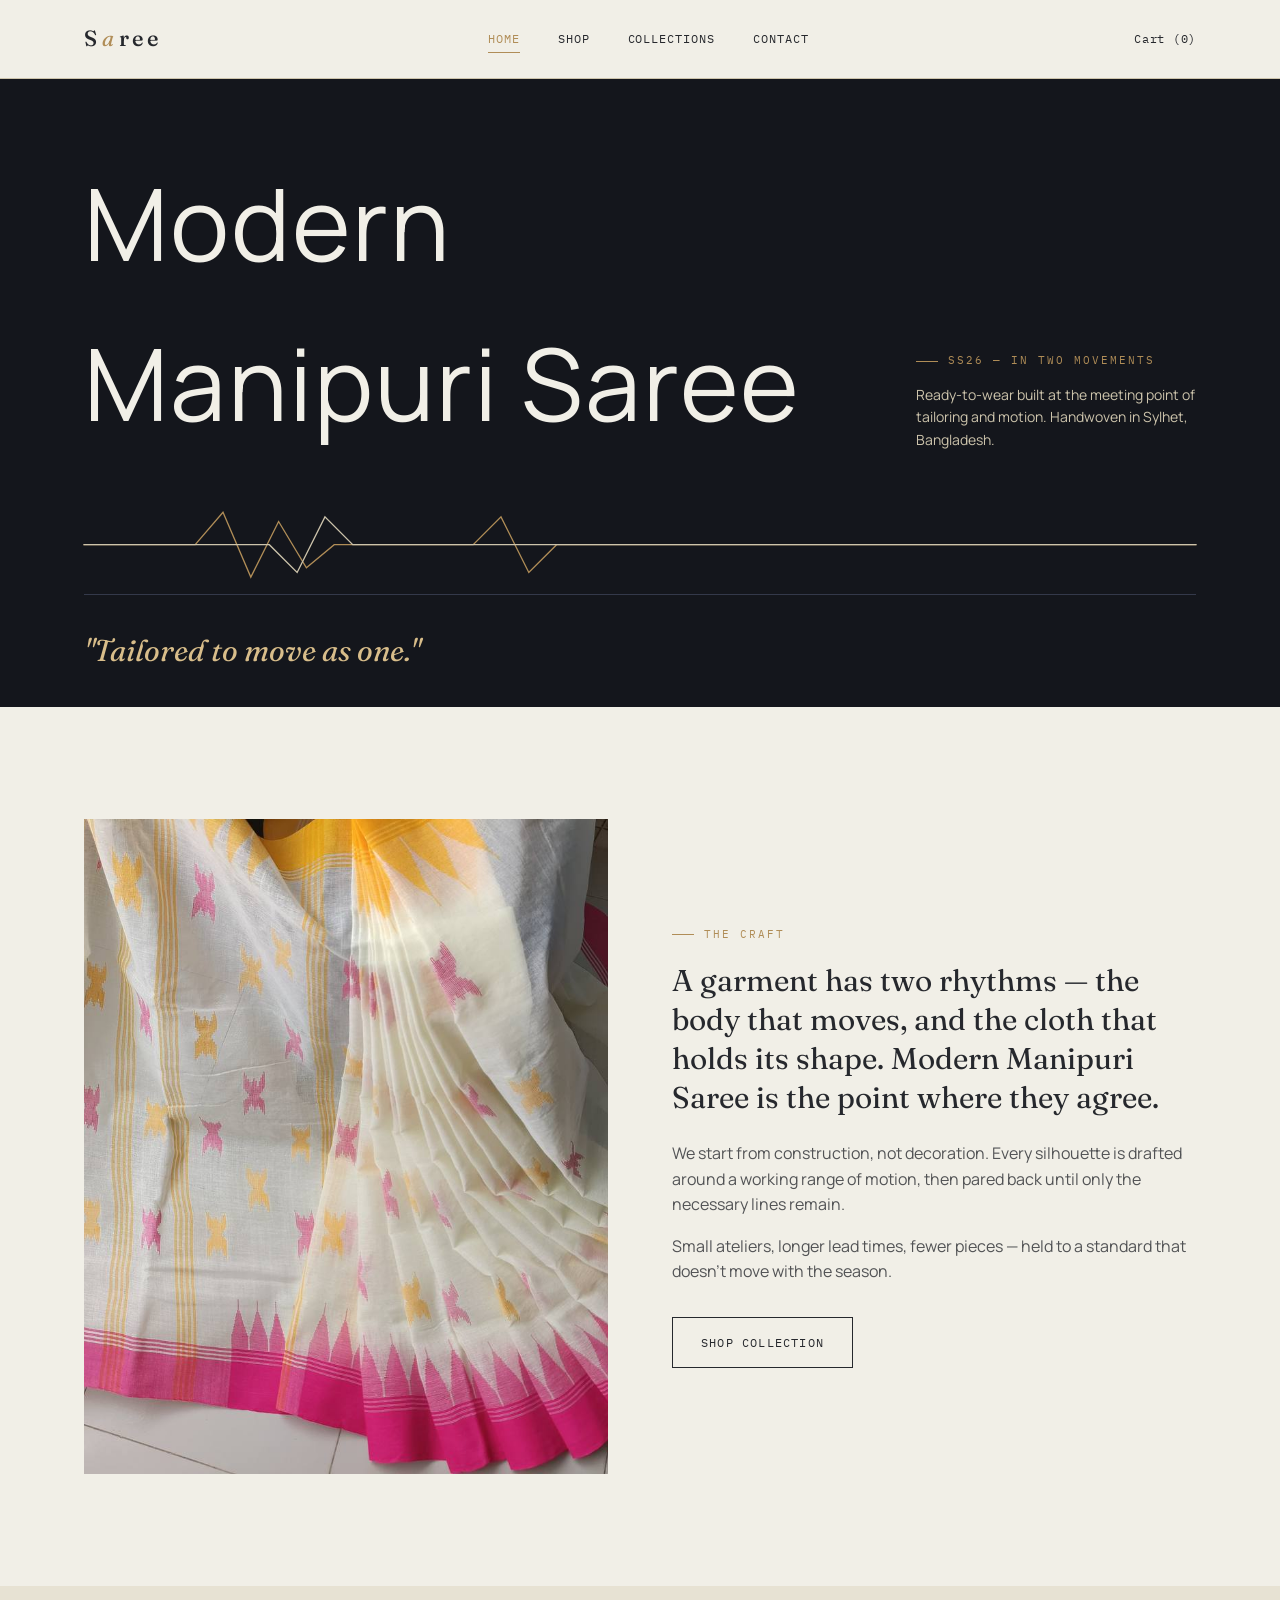
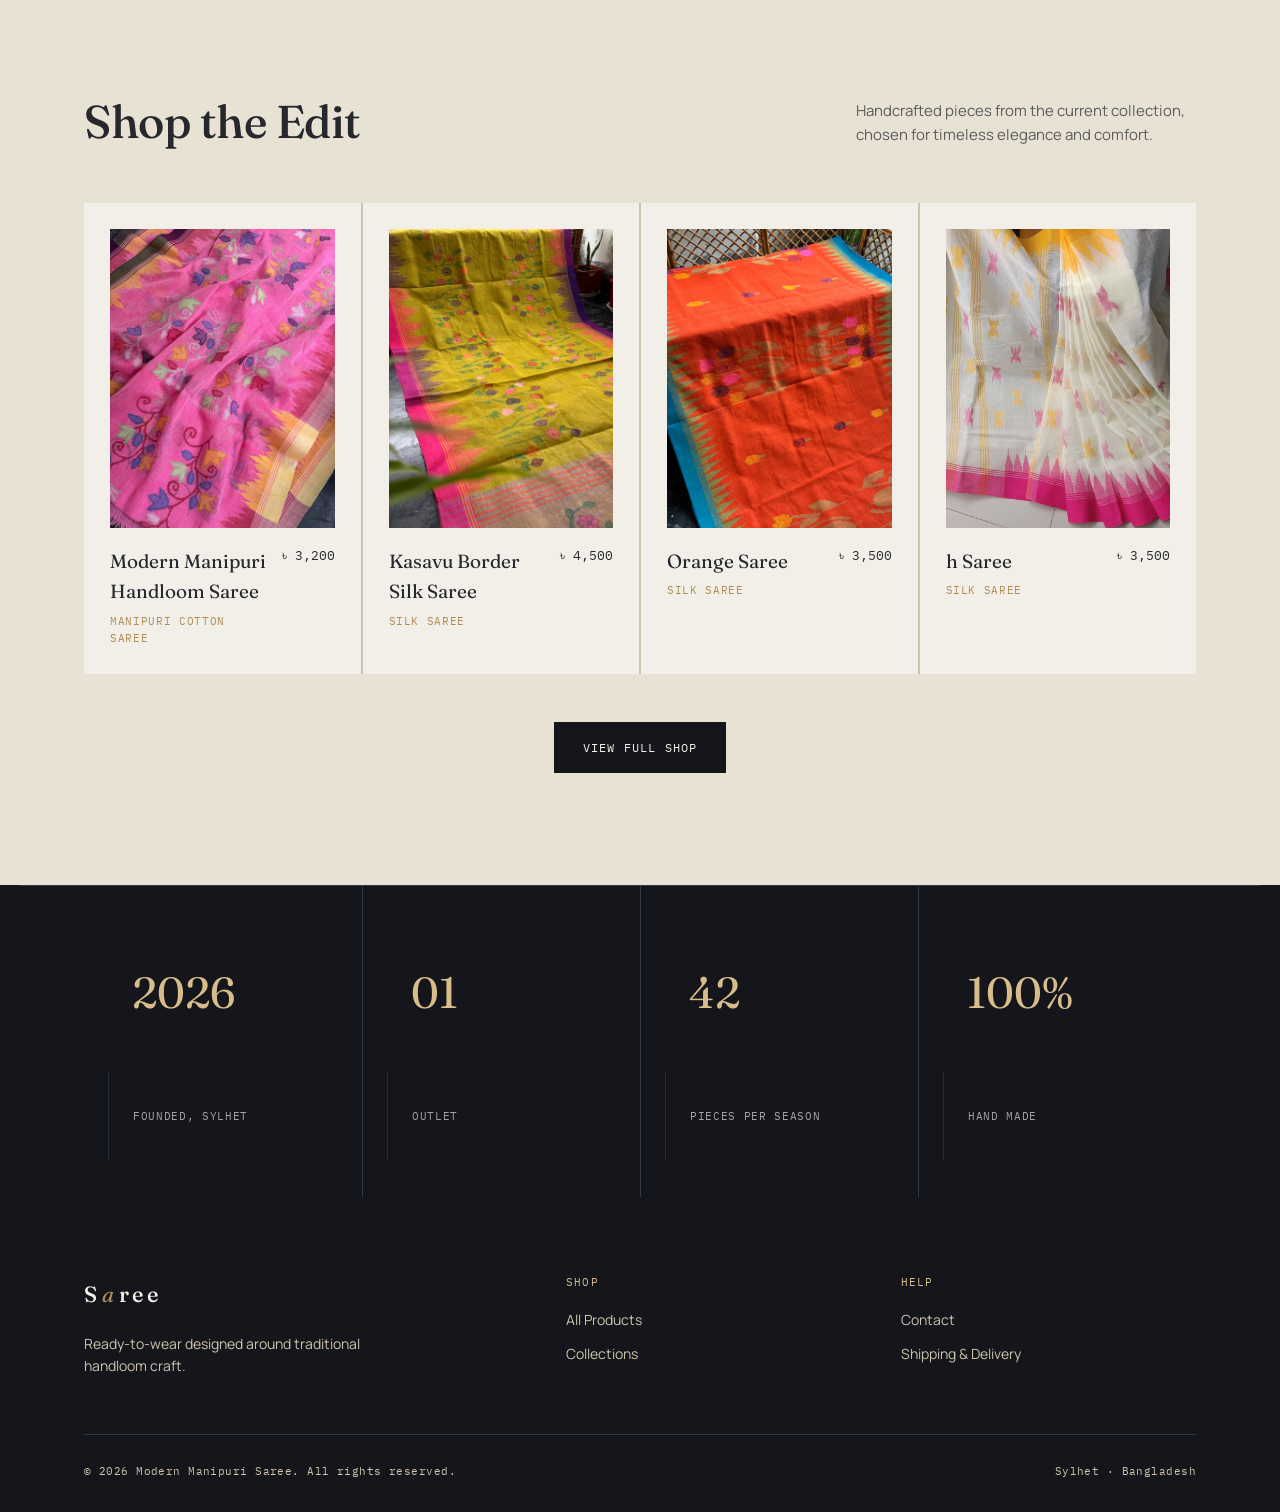
<file: index.html>
<!DOCTYPE html>
<html lang="en">
<head>
<meta charset="UTF-8">
<meta name="viewport" content="width=device-width, initial-scale=1.0">
<title>Modern Manipuri Saree — Handwoven Elegance</title>
<meta name="description" content="Modern Manipuri Saree is a luxury ready-to-wear house designing garments around traditional Bangladeshi handloom craft.">
<link rel="stylesheet" href="styles.css">
<!-- Font Awesome CDN -->
<link rel="stylesheet" href="https://cdnjs.cloudflare.com/ajax/libs/font-awesome/6.5.1/css/all.min.css">
</head>
<body>

<header class="site-header">
  <div class="wrap">
    <a href="index.html" class="logo">S<em>a</em>ree</a>
    <nav class="nav-links" id="nav-links">
      <a href="index.html" aria-current="page">Home</a>
      <a href="shop.html">Shop</a>
      <a href="collections.html">Collections</a>
      <a href="contact.html">Contact</a>
    </nav>
    <div class="nav-cta">
      <a href="shop.html" class="icon-btn">Cart (0)</a>
      <button class="menu-toggle" aria-label="Toggle menu" aria-expanded="false">
        <span></span><span></span><span></span>
      </button>
    </div>
  </div>
</header>

<section class="hero">
  <div class="wrap">
    <div class="hero-top">
      <div class="hero-word" aria-label="Modern Manipuri Saree">
        <span>Modern</span>&nbsp;<span>Manipuri</span>&nbsp;<span>Saree</span>
      </div>
      <div class="hero-meta">
        <div class="eyebrow">SS26 — In Two Movements</div>
        <p>Ready-to-wear built at the meeting point of tailoring and motion. Handwoven in Sylhet, Bangladesh.</p>
      </div>
    </div>
  </div>
  <div class="wrap">
    <svg class="sareeline" viewBox="0 0 1200 90" preserveAspectRatio="none" aria-hidden="true">
      <path class="p1" d="M0,45 L120,45 L150,10 L180,80 L210,20 L240,70 L270,45 L420,45 L450,15 L480,75 L510,45 L1200,45"/>
      <path class="p2" d="M0,45 L200,45 L230,75 L260,15 L290,45 L1200,45"/>
    </svg>
    <p class="hero-tagline">"Tailored to move as one."</p>
  </div>
</section>

<section>
  <div class="wrap split reveal">
    <div class="split-media" aria-hidden="true" style="overflow:hidden;">
      <img src="shari/product41.jpg" alt="Modern Manipuri Saree Craft" style="width:100%; height:100%; object-fit:cover;" />
    </div>
    <div>
      <div class="eyebrow">The Craft</div>
      <p class="prose-lead" style="margin-top:18px;">A garment has two rhythms — the body that moves, and the cloth that holds its shape. Modern Manipuri Saree is the point where they agree.</p>
      <div class="prose" style="margin-top:24px; opacity:.78;">
        <p>We start from construction, not decoration. Every silhouette is drafted around a working range of motion, then pared back until only the necessary lines remain.</p>
        <p>Small ateliers, longer lead times, fewer pieces — held to a standard that doesn't move with the season.</p>
      </div>
      <a href="shop.html" class="btn" style="margin-top:32px;">Shop Collection</a>
    </div>
  </div>
</section>

<section class="on-soft">
  <div class="wrap">
    <div class="section-head reveal">
      <h2>Shop the Edit</h2>
      <p class="desc">Handcrafted pieces from the current collection, chosen for timeless elegance and comfort.</p>
    </div>
  </div>
  <div class="wrap reveal">
    <div class="grid grid-4" id="home-products-grid">
    </div>
  </div>
  <div class="wrap" style="margin-top:48px; text-align:center;">
    <a href="shop.html" class="btn btn-solid">View Full Shop</a>
  </div>
</section>

<section class="on-ink" style="padding:0;">
  <div class="wrap strip reveal">
    <div><div class="num">2026</div><div class="lbl">Founded, Sylhet</div></div>
    <div><div class="num">01</div><div class="lbl">outlet</div></div>
    <div><div class="num">42</div><div class="lbl">Pieces per season</div></div>
    <div><div class="num">100%</div><div class="lbl">Hand made</div></div>
  </div>
</section>



<footer class="site-footer">
  <div class="wrap">
    <div class="footer-top" style="grid-template-columns: 1.5fr 1fr 1fr;">
      <div>
        <a href="index.html" class="logo" style="color:var(--paper);">S<em>a</em>ree</a>
        <p style="margin-top:20px; color:var(--paper-line); font-size:14px; max-width:32ch;">Ready-to-wear designed around traditional handloom craft.</p>
      </div>
      <div>
        <h4>Shop</h4>
        <ul>
          <li><a href="shop.html">All Products</a></li>
          <li><a href="collections.html">Collections</a></li>
        </ul>
      </div>
      <div>
        <h4>Help</h4>
        <ul>
          <li><a href="contact.html">Contact</a></li>
          <li><a href="contact.html">Shipping &amp; Delivery</a></li>
        </ul>
      </div>
    </div>
    <div class="footer-bottom">
      <span>&copy; <span data-year></span> Modern Manipuri Saree. All rights reserved.</span>
      <span>Sylhet &middot; Bangladesh</span>
    </div>
  </div>
</footer>

<script src="products.js"></script>
<script src="script.js"></script>
</body>
</html>
</file>
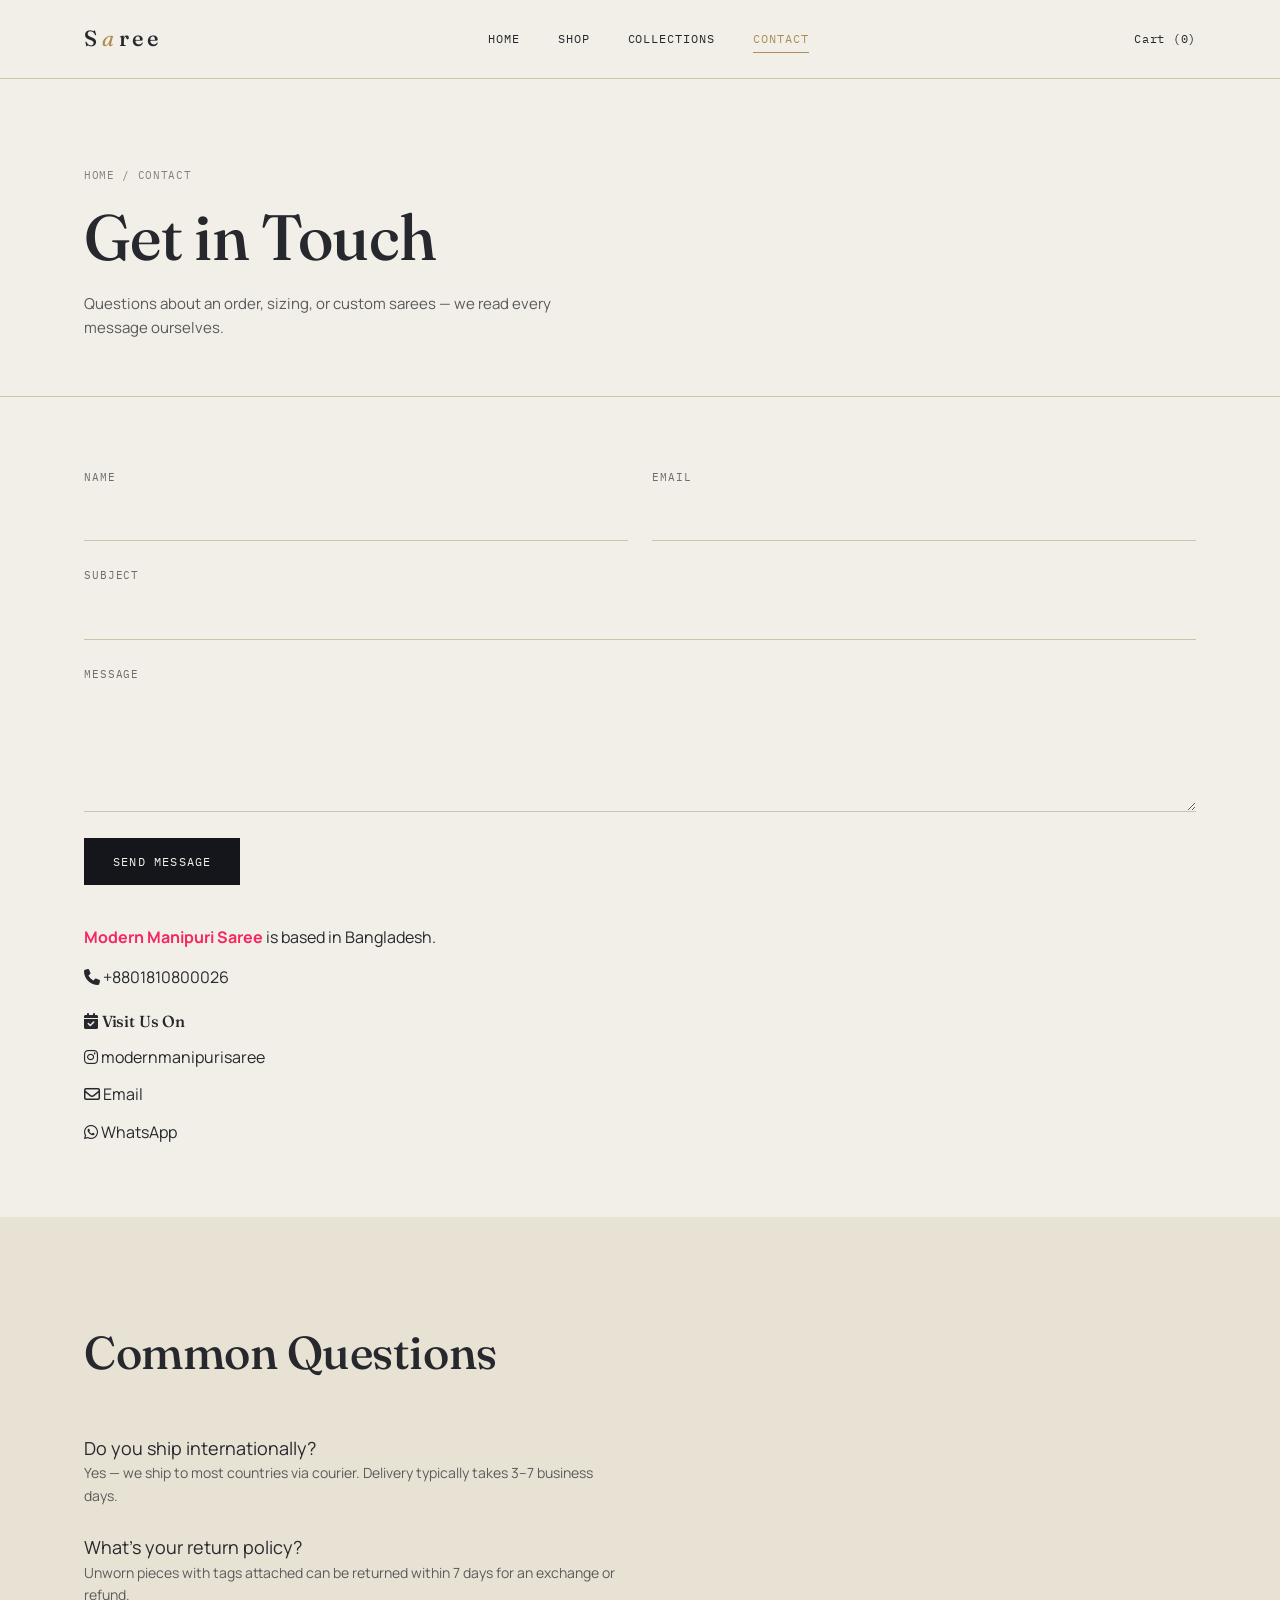
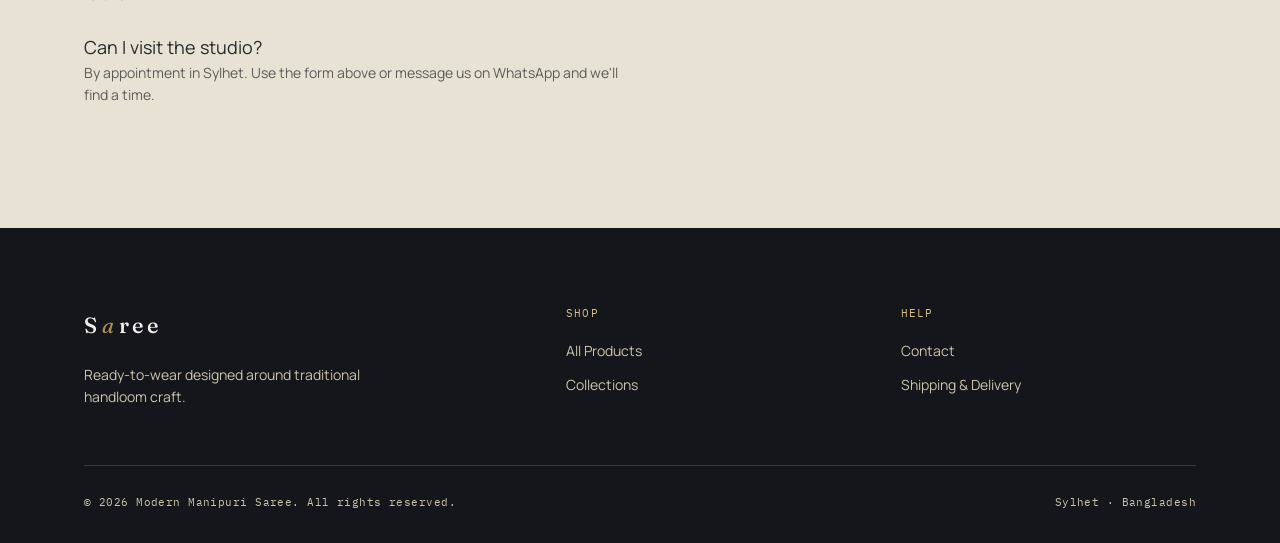
<file: contact.html>
<!DOCTYPE html>
<html lang="en">
<head>
<meta charset="UTF-8">
<meta name="viewport" content="width=device-width, initial-scale=1.0">
<title>Contact — Modern Manipuri Saree</title>
<meta name="description" content="Get in touch with Modern Manipuri Saree studio — customer care, order enquiries, and studio visits.">
<link rel="stylesheet" href="styles.css">
<!-- Font Awesome CDN -->
<link rel="stylesheet" href="https://cdnjs.cloudflare.com/ajax/libs/font-awesome/6.5.1/css/all.min.css">

<style>
/* Colorless WhatsApp Logo / Icon Style */
.wp-logo {
    color: inherit;
}
</style>
</head>
<body>

<header class="site-header">
  <div class="wrap">
    <a href="index.html" class="logo">S<em>a</em>ree</a>
    <nav class="nav-links" id="nav-links">
      <a href="index.html">Home</a>
      <a href="shop.html">Shop</a>
      <a href="collections.html">Collections</a>
      <a href="contact.html" aria-current="page">Contact</a>
    </nav>
    <div class="nav-cta">
      <a href="shop.html" class="icon-btn">Cart (0)</a>
      <button class="menu-toggle" aria-label="Toggle menu" aria-expanded="false"><span></span><span></span><span></span></button>
    </div>
  </div>
</header>

<div class="page-intro">
  <div class="wrap">
    <div class="breadcrumb">Home / Contact</div>
    <h1>Get in Touch</h1>
    <p class="desc">Questions about an order, sizing, or custom sarees — we read every message ourselves.</p>
  </div>
</div>

<section class="section-tight">
  <div class="wrap">
    
    <div>
      <!-- Web3Forms API Endpoint with ID for JavaScript -->
      <form action="https://api.web3forms.com/submit" method="POST" id="contactForm">
        
        <!-- Access Key -->
        <input type="hidden" name="access_key" value="2ba7fb48-f04a-4910-9bfa-c43ea59fd394">

        <div class="field-row">
          <div class="field">
            <label for="name">Name</label>
            <input type="text" id="name" name="name" required>
          </div>
          <div class="field">
            <label for="email">Email</label>
            <input type="email" id="email" name="email" required>
          </div>
        </div>
        
        <div class="field">
          <label for="topic">Subject</label>
          <input type="text" id="topic" name="subject" placeholder="" required>
        </div>

        <div class="field">
          <label for="message">Message</label>
          <textarea id="message" name="message" required></textarea>
        </div>
        <button type="submit" class="btn btn-solid">Send Message</button>
        <p class="form-status note" style="margin-top: 15px; font-weight: bold; font-size: 15px;"></p>
      </form>
    </div>

    <!-- কন্টাক্ট ইনফো সেকশন -->
    <div class="contact-section-container" style="margin-top: 40px;">
        
        <div class="status-badge" style="margin-bottom: 15px;">
             <span style="color: #f6265e; font-weight: bold;">Modern Manipuri Saree</span> is based in Bangladesh.
        </div>
        
        <div class="contact-container" style="display: flex; flex-direction: column; gap: 15px;">
            
            <div class="contact-info" style="display: flex; flex-direction: column; gap: 10px;">
                <div class="contact-item" style="margin-bottom: 12px;">
                    <a href="tel:+8801810800026" style="text-decoration: none; color: inherit;">
                        <i class="fa-solid fa-phone"></i> +8801810800026
                    </a>
                </div>
               
                <div class="contact-item">
                    <h4 style="margin: 0;"><i class="fa-solid fa-calendar-check"></i> Visit Us On</h4>
                </div>
            </div>
            
            <div class="social-links" style="display: flex; flex-direction: column; gap: 12px;">
                <div class="contact-item">
                    <a href="https://www.instagram.com/modernmanipurisaree/" target="_blank" style="text-decoration: none; color: inherit;">
                        <i class="fa-brands fa-instagram"></i> modernmanipurisaree
                    </a>
                </div>
                <div class="contact-item">
                    <a href="https://mail.google.com/mail/u/0/?fs=1&tf=cm&source=mailto&to=sins31695@gmail.com" target="_blank" style="text-decoration: none; color: inherit;">
                        <i class="fa-regular fa-envelope"></i> Email
                    </a>
                </div>
                <div class="contact-item">
                    <a href="https://wa.me/8801810800026?text=Hello!%20is%20this%20Modern%20Manipuri%20Saree?%20I%20want%20to%20order%20something." target="_blank" style="text-decoration: none; color: inherit;">
                        <i class="fa-brands fa-whatsapp wp-logo"></i> WhatsApp
                    </a>
                </div>
            </div>  
                          
        </div>
    </div>

  </div>
</section>

<section class="on-soft">
  <div class="wrap reveal">
    <div class="section-head">
      <h2>Common Questions</h2>
    </div>
    <div class="post-list">
      <div class="post-row" style="grid-template-columns:1fr;">
        <span class="post-title" style="font-size:18px;">Do you ship internationally?</span>
      </div>
      <p style="padding:0 0 26px; opacity:.72; font-size:14px; max-width:60ch;">Yes — we ship to most countries via courier. Delivery typically takes 3&ndash;7 business days.</p>
      <div class="post-row" style="grid-template-columns:1fr;">
        <span class="post-title" style="font-size:18px;">What's your return policy?</span>
      </div>
      <p style="padding:0 0 26px; opacity:.72; font-size:14px; max-width:60ch;">Unworn pieces with tags attached can be returned within 7 days for an exchange or refund.</p>
      <div class="post-row" style="grid-template-columns:1fr;">
        <span class="post-title" style="font-size:18px;">Can I visit the studio?</span>
      </div>
      <p style="padding:0 0 10px; opacity:.72; font-size:14px; max-width:60ch;">By appointment in Sylhet. Use the form above or message us on WhatsApp and we'll find a time.</p>
    </div>
  </div>
</section>

<footer class="site-footer">
  <div class="wrap">
    <div class="footer-top" style="grid-template-columns: 1.5fr 1fr 1fr;">
      <div><a href="index.html" class="logo" style="color:var(--paper);">S<em>a</em>ree</a><p style="margin-top:20px; color:var(--paper-line); font-size:14px; max-width:32ch;">Ready-to-wear designed around traditional handloom craft.</p></div>
      <div><h4>Shop</h4><ul><li><a href="shop.html">All Products</a></li><li><a href="collections.html">Collections</a></li></ul></div>
      <div><h4>Help</h4><ul><li><a href="contact.html">Contact</a></li><li><a href="contact.html">Shipping &amp; Delivery</a></li></ul></div>
    </div>
    <div class="footer-bottom"><span>&copy; <span data-year></span> Modern Manipuri Saree. All rights reserved.</span><span>Sylhet &middot; Bangladesh</span></div>
  </div>
</footer>

<script src="script.js"></script>

<script>
document.getElementById('contactForm').addEventListener('submit', function(e) {
    e.preventDefault(); 

    const form = e.target;
    const statusText = form.querySelector('.form-status');
    const formData = new FormData(form);
    
    statusText.style.color = "inherit"; 
    statusText.innerHTML = "Sending...";

    fetch('https://api.web3forms.com/submit', {
        method: 'POST',
        body: formData
    })
    .then(response => {
        if (response.ok) {
            statusText.style.color = "#28a745"; 
            statusText.innerHTML = "✔ Message sent successfully!";
            form.reset(); 
        } else {
            statusText.style.color = "#dc3545";
            statusText.innerHTML = "❌ Something went wrong. Try again.";
        }
    })
    .catch(error => {
        statusText.style.color = "#dc3545";
        statusText.innerHTML = "❌ Error sending message.";
    });
});
</script>

</body>
</html>
</file>
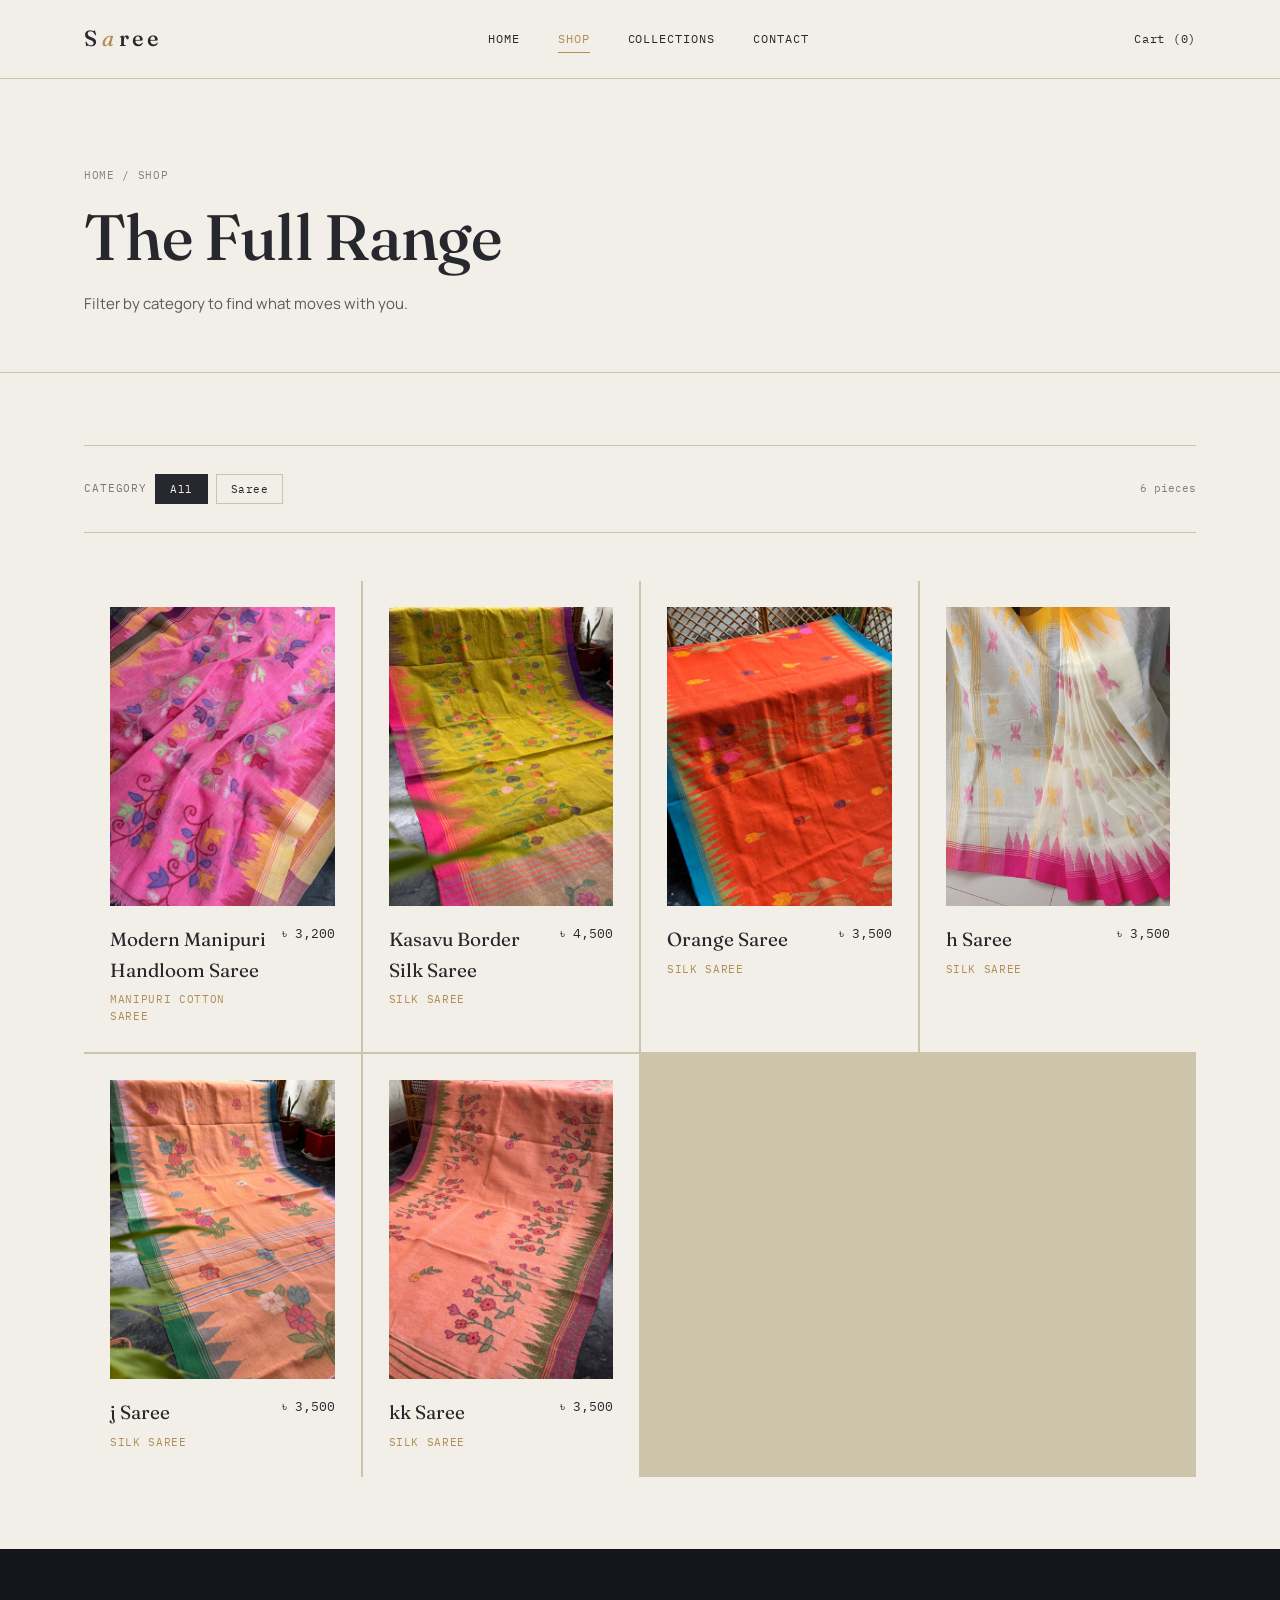
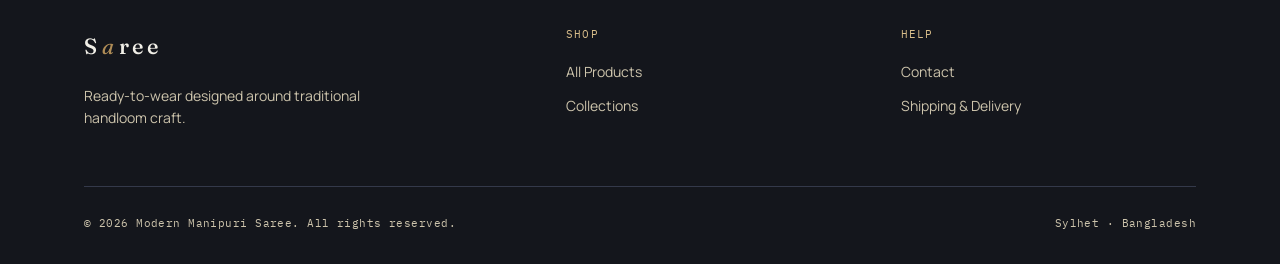
<file: shop.html>
<!DOCTYPE html>
<html lang="en">
<head>
<meta charset="UTF-8">
<meta name="viewport" content="width=device-width, initial-scale=1.0">
<title>Shop — Modern Manipuri Saree</title>
<meta name="description" content="The full Modern Manipuri Saree range.">
<link rel="stylesheet" href="styles.css">
<!-- Font Awesome CDN -->
<link rel="stylesheet" href="https://cdnjs.cloudflare.com/ajax/libs/font-awesome/6.5.1/css/all.min.css">
</head>
<body>

<header class="site-header">
  <div class="wrap">
    <a href="index.html" class="logo">S<em>a</em>ree</a>
    <nav class="nav-links" id="nav-links">
      <a href="index.html">Home</a>
      <a href="shop.html" aria-current="page">Shop</a>
      <a href="collections.html">Collections</a>
      <a href="contact.html">Contact</a>
    </nav>
    <div class="nav-cta">
      <a href="shop.html" class="icon-btn">Cart (0)</a>
      <button class="menu-toggle" aria-label="Toggle menu" aria-expanded="false"><span></span><span></span><span></span></button>
    </div>
  </div>
</header>

<div class="page-intro">
  <div class="wrap">
    <div class="breadcrumb">Home / Shop</div>
    <h1>The Full Range</h1>
    <p class="desc">Filter by category to find what moves with you.</p>
  </div>
</div>

<section class="section-tight">
  <div class="wrap">
    <div class="filters">
      <div class="fgroup">
        <label>Category</label>
        <button class="chip active" data-filter="all">All</button>
        <button class="chip" data-filter="saree">Saree</button>
      </div>
      <span class="result-count" id="result-count">0 pieces</span>
    </div>

    <div class="grid grid-4" id="shop-grid">
    </div>
  </div>
</section>

<footer class="site-footer">
  <div class="wrap">
    <div class="footer-top" style="grid-template-columns: 1.5fr 1fr 1fr;">
      <div><a href="index.html" class="logo" style="color:var(--paper);">S<em>a</em>ree</a><p style="margin-top:20px; color:var(--paper-line); font-size:14px; max-width:32ch;">Ready-to-wear designed around traditional handloom craft.</p></div>
      <div><h4>Shop</h4><ul><li><a href="shop.html">All Products</a></li><li><a href="collections.html">Collections</a></li></ul></div>
      <div><h4>Help</h4><ul><li><a href="contact.html">Contact</a></li><li><a href="contact.html">Shipping &amp; Delivery</a></li></ul></div>
    </div>
    <div class="footer-bottom"><span>&copy; <span data-year></span> Modern Manipuri Saree. All rights reserved.</span><span>Sylhet &middot; Bangladesh</span></div>
  </div>
</footer>

<script src="products.js"></script>
<script src="script.js"></script>
</body>
</html>
</file>
<file: styles.css>
@import url('https://fonts.googleapis.com/css2?family=Fraunces:ital,opsz,wght@0,9..144,300;0,9..144,400;0,9..144,500;0,9..144,600;1,9..144,400;1,9..144,500&family=Manrope:wght@300;400;500;600;700&family=IBM+Plex+Mono:wght@400;500&display=swap');

:root{
  --ink:         #14161c;
  --ink-soft:    #1c1f27;
  --ink-line:    #34394a;
  --paper:       #f1efe7;
  --paper-soft:  #e7e2d3;
  --paper-line:  #cdc4ac;
  --brass:       #b08d57;
  --brass-light: #d8bd8a;
  --charcoal:    #26282d;
  --ok:          #6b7a5e;

  --f-display: 'Fraunces', serif;
  --f-body: 'Manrope', sans-serif;
  --f-mono: 'IBM Plex Mono', monospace;

  --container: 1240px;
  --gutter: clamp(20px, 5vw, 64px);
  --ease: cubic-bezier(.65,0,.35,1);
}

*,*::before,*::after{ box-sizing:border-box; }
html{ scroll-behavior:smooth; }
body{
  margin:0;
  background:var(--paper);
  color:var(--charcoal);
  font-family:var(--f-body);
  font-size:16px;
  line-height:1.6;
  -webkit-font-smoothing:antialiased;
}
img,svg{ display:block; max-width:100%; }
a{ color:inherit; text-decoration:none; }
h1,h2,h3,h4{ font-family:var(--f-display); font-weight:500; margin:0; line-height:1.05; letter-spacing:-.01em; }
p{ margin:0; }
ul{ margin:0; padding:0; list-style:none; }
button{ font-family:inherit; cursor:pointer; }
::selection{ background:var(--brass); color:var(--ink); }

a:focus-visible, button:focus-visible, input:focus-visible, textarea:focus-visible{
  outline:2px solid var(--brass);
  outline-offset:3px;
}

@media (prefers-reduced-motion: reduce){
  *{ animation-duration:.001ms !important; animation-iteration-count:1 !important; transition-duration:.001ms !important; scroll-behavior:auto !important; }
}

.wrap{ max-width:var(--container); margin:0 auto; padding:0 var(--gutter); }
.eyebrow{
  font-family:var(--f-mono); font-size:11px; letter-spacing:.18em; text-transform:uppercase;
  color:var(--brass); display:flex; align-items:center; gap:10px;
}
.eyebrow::before{ content:""; width:22px; height:1px; background:var(--brass); display:block; }

.sareeline{ width:100%; height:auto; overflow:visible; }
.sareeline path{
  fill:none; stroke:var(--brass); stroke-width:1.4; stroke-linecap:round;
  stroke-dasharray:1400; stroke-dashoffset:1400;
  animation:draw 2.6s var(--ease) forwards;
}
.sareeline path.p2{ stroke:var(--paper-line); animation-delay:.15s; }
@keyframes draw{ to{ stroke-dashoffset:0; } }

.site-header{
  position:sticky; top:0; z-index:100;
  background:rgba(241,239,231,.86);
  backdrop-filter:blur(10px);
  border-bottom:1px solid var(--paper-line);
}
.site-header .wrap{
  display:flex; align-items:center; justify-content:space-between;
  height:78px;
}
.logo{
  font-family:var(--f-display); font-size:22px; letter-spacing:.14em; font-weight:500;
  display:flex; align-items:baseline; gap:2px;
}
.logo em{ font-style:italic; color:var(--brass); font-weight:400; }
.nav-links{ display:flex; align-items:center; gap:38px; }
.nav-links a{
  font-family:var(--f-mono); font-size:12px; letter-spacing:.08em; text-transform:uppercase;
  position:relative; padding:4px 0; color:var(--charcoal);
}
.nav-links a::after{
  content:""; position:absolute; left:0; bottom:0; width:0; height:1px; background:var(--brass);
  transition:width .3s var(--ease);
}
.nav-links a:hover::after, .nav-links a[aria-current="page"]::after{ width:100%; }
.nav-links a[aria-current="page"]{ color:var(--brass); }
.nav-cta{ display:flex; align-items:center; gap:20px; }
.icon-btn{ font-family:var(--f-mono); font-size:12px; letter-spacing:.06em; cursor:pointer; }
.menu-toggle{
  display:none; background:none; border:none; flex-direction:column; gap:5px; padding:6px;
}
.menu-toggle span{ width:22px; height:1px; background:var(--charcoal); display:block; }

@media (max-width:880px){
  .nav-links{
    position:fixed; 
    inset:78px 0 0 0; 
    background:var(--paper) !important;
    height: calc(100vh - 78px);
    z-index: 999;
    flex-direction:column;
    justify-content:flex-start; 
    padding:48px var(--gutter); 
    gap:28px;
    transform:translateY(-8px); 
    opacity:0; 
    pointer-events:none; 
    transition:all .35s var(--ease);
  }
  .nav-links.open{ opacity:1; pointer-events:auto; transform:translateY(0); }
  .nav-links a{ font-size:16px; }
  .menu-toggle{ display:flex; }
}

.wp-logo {
    color: inherit;
}

.btn{
  display:inline-flex; align-items:center; gap:10px;
  font-family:var(--f-mono); font-size:12px; letter-spacing:.1em; text-transform:uppercase;
  padding:15px 28px; border:1px solid var(--charcoal); background:transparent; color:var(--charcoal);
  transition:background .35s var(--ease), color .35s var(--ease), border-color .35s var(--ease);
}
.btn:hover{ background:var(--charcoal); color:var(--paper); }
.btn-solid{ background:var(--ink); border-color:var(--ink); color:var(--paper); }
.btn-solid:hover{ background:var(--brass); border-color:var(--brass); color:var(--ink); }
.btn-ghost-light{ border-color:rgba(241,239,231,.4); color:var(--paper); }
.btn-ghost-light:hover{ background:var(--paper); color:var(--ink); }

.hero{ background:var(--ink); color:var(--paper); padding:64px 0 0; overflow:hidden; }
.hero-top{ display:flex; justify-content:space-between; align-items:flex-end; gap:40px; padding-bottom:40px; }
.hero-word{
  font-size:clamp(40px, 8vw, 100px); letter-spacing:.02em; color:var(--paper);
  display:flex; flex-wrap:wrap;
}
.hero-word span{ display:inline-block; animation:rise .9s var(--ease) both; }
.hero-word span:nth-child(1){ animation-delay:.05s; }
.hero-word span:nth-child(2){ animation-delay:.12s; }
.hero-word span:nth-child(3){ animation-delay:.19s; }
@keyframes rise{ from{ transform:translateY(100%); opacity:0; } to{ transform:translateY(0); opacity:1; } }
.hero-meta{ max-width:280px; font-size:14px; color:var(--paper-line); padding-bottom:12px; }
.hero-meta .eyebrow{ margin-bottom:14px; }
.hero-tagline{
  font-family:var(--f-display); font-style:italic; font-weight:400;
  font-size:clamp(20px, 2.6vw, 30px); color:var(--brass-light);
  border-top:1px solid var(--ink-line); padding:32px 0; margin-top:8px;
}

section{ padding:112px 0; }
.section-tight{ padding:72px 0; }
.section-head{
  display:flex; justify-content:space-between; align-items:flex-end; gap:24px; margin-bottom:56px;
  flex-wrap:wrap;
}
.section-head h2{ font-size:clamp(30px,4vw,46px); max-width:600px; }
.section-head .desc{ max-width:340px; color:var(--charcoal); opacity:.72; font-size:15px; }

.on-ink{ background:var(--ink); color:var(--paper); }
.on-ink .eyebrow{ color:var(--brass-light); }
.on-soft{ background:var(--paper-soft); }

.grid{ display:grid; gap:2px; background:var(--paper-line); }
.grid-4{ grid-template-columns:repeat(4,1fr); }
.grid-3{ grid-template-columns:repeat(3,1fr); }
.grid-2{ grid-template-columns:repeat(2,1fr); }
@media (max-width:980px){ .grid-4{ grid-template-columns:repeat(2,1fr);} .grid-3{ grid-template-columns:repeat(2,1fr);} }
@media (max-width:600px){ .grid-4, .grid-3, .grid-2{ grid-template-columns:1fr; } }

.card{
  background:var(--paper); padding:26px; display:flex; flex-direction:column; gap:18px;
  transition:background .4s var(--ease);
}
.card:hover{ background:var(--paper-soft); }
.card:hover .card-frame img, .card:hover .card-frame svg{ transform:scale(1.04); }
.card-frame{ aspect-ratio:3/4; overflow:hidden; background:radial-gradient(130% 150% at 50% 0%, #1d212b 0%, #14161c 62%); position:relative; }
.card-frame img, .card-frame svg{ width:100%; height:100%; object-fit:cover; transition:transform .7s var(--ease); }
.card-row{ display:flex; justify-content:space-between; align-items:flex-start; gap:12px; }
.card-title{ font-family:var(--f-display); font-size:19px; }
.card-sub{ font-family:var(--f-mono); font-size:11px; letter-spacing:.06em; color:var(--brass); text-transform:uppercase; margin-top:6px; }
.card-price{ font-family:var(--f-mono); font-size:13px; white-space:nowrap; }

.filters{
  display:flex; flex-wrap:wrap; gap:10px 28px; align-items:center; padding:28px 0;
  border-top:1px solid var(--paper-line); border-bottom:1px solid var(--paper-line); margin-bottom:48px;
}
.filters .fgroup{ display:flex; gap:8px; align-items:center; flex-wrap:wrap; }
.filters label{ font-family:var(--f-mono); font-size:11px; letter-spacing:.08em; text-transform:uppercase; color:var(--charcoal); opacity:.6; }
.chip{
  font-family:var(--f-mono); font-size:11px; letter-spacing:.05em; padding:7px 14px;
  border:1px solid var(--paper-line); background:transparent; color:var(--charcoal);
  transition:all .25s var(--ease);
}
.chip.active, .chip:hover{ border-color:var(--charcoal); background:var(--charcoal); color:var(--paper); }
.result-count{ margin-left:auto; font-family:var(--f-mono); font-size:11px; opacity:.55; }

/* Product Gallery Slider Styles */
.product-gallery{ display:flex; flex-direction:column; gap:14px; width:100%; }
.gallery-main{
  position:relative; aspect-ratio:3/4; overflow:hidden; background:var(--paper-soft);
  border:1px solid var(--paper-line); border-radius:4px; touch-action:pan-y;
}
.gallery-main img{ width:100%; height:100%; object-fit:cover; transition:opacity .35s var(--ease); }

.gallery-nav{
  position:absolute; top:50%; transform:translateY(-50%); width:38px; height:38px;
  border-radius:50%; background:rgba(20,22,28,0.65); border:1px solid rgba(255,255,255,0.2);
  color:#ffffff; font-size:16px; display:flex; align-items:center; justify-content:center;
  cursor:pointer; z-index:10; transition:all .25s var(--ease); backdrop-filter:blur(4px);
}
.gallery-nav:hover{ background:var(--brass); color:var(--ink); border-color:var(--brass); }
.gallery-prev{ left:12px; }
.gallery-next{ right:12px; }

.gallery-dots{
  position:absolute; bottom:14px; left:50%; transform:translateX(-50%);
  display:flex; gap:8px; z-index:10; background:rgba(20,22,28,0.5); padding:6px 12px;
  border-radius:20px; backdrop-filter:blur(4px);
}
.gallery-dot{
  width:8px; height:8px; border-radius:50%; background:rgba(255,255,255,0.4);
  cursor:pointer; transition:all .25s var(--ease); border:none; padding:0;
}
.gallery-dot.active{ background:var(--brass-light); transform:scale(1.3); }

.gallery-thumbs{ display:grid; grid-template-columns:repeat(4, 1fr); gap:10px; width:100%; }
.thumb-item{
  aspect-ratio:1/1; overflow:hidden; border:2px solid transparent; cursor:pointer;
  border-radius:4px; opacity:0.65; transition:all .25s var(--ease); background:var(--paper-soft);
}
.thumb-item:hover, .thumb-item.active{ opacity:1; border-color:var(--brass); }
.thumb-item img{ width:100%; height:100%; object-fit:cover; }

/* Modern Order Modal & Cart Drawer Styles */
.modal-overlay{
  position:fixed; inset:0; z-index:9999; background:rgba(20,22,28,0.75);
  backdrop-filter:blur(6px); display:flex; align-items:center; justify-content:center;
  padding:20px; opacity:0; pointer-events:none; transition:opacity .35s var(--ease);
}
.modal-overlay.open{ opacity:1; pointer-events:auto; }

.order-modal{
  background:var(--paper); border:1px solid var(--paper-line); width:100%; max-width:580px;
  max-height:90vh; overflow-y:auto; border-radius:8px; padding:32px; position:relative;
  box-shadow:0 24px 48px rgba(0,0,0,0.3); transform:translateY(20px); transition:transform .35s var(--ease);
}
.modal-overlay.open .order-modal{ transform:translateY(0); }

.modal-close{
  position:absolute; top:20px; right:20px; background:none; border:none; font-size:22px;
  color:var(--charcoal); opacity:0.6; cursor:pointer; transition:opacity .2s ease;
}
.modal-close:hover{ opacity:1; }

.modal-title{ font-family:var(--f-display); font-size:26px; margin-bottom:6px; }
.modal-subtitle{ font-size:14px; opacity:0.75; margin-bottom:24px; }

.order-product-card{
  background:var(--paper-soft); border:1px solid var(--paper-line); padding:16px; border-radius:6px;
  display:flex; gap:16px; align-items:center; margin-bottom:20px; position:relative;
}
.order-product-img{ width:70px; height:90px; object-fit:cover; border-radius:4px; flex-shrink:0; background:var(--ink-soft); }
.order-product-info{ flex:1; }
.order-product-title{ font-family:var(--f-display); font-size:17px; font-weight:600; }
.order-product-price{ font-family:var(--f-mono); font-size:14px; color:var(--brass); margin-top:4px; }
.order-product-link{ font-size:11px; opacity:0.6; word-break:break-all; margin-top:4px; display:-webkit-box; -webkit-line-clamp:1; -webkit-box-orient:vertical; overflow:hidden; }

.qty-control{ display:inline-flex; align-items:center; border:1px solid var(--paper-line); background:var(--paper); border-radius:4px; margin-top:8px; }
.qty-btn{ width:32px; height:32px; background:none; border:none; font-size:16px; display:flex; align-items:center; justify-content:center; }
.qty-val{ width:36px; text-align:center; font-family:var(--f-mono); font-size:14px; font-weight:600; }

.add-more-btn{
  display:flex; align-items:center; justify-content:center; gap:8px; width:100%; padding:12px;
  border:1px dashed var(--brass); color:var(--brass); background:rgba(176,141,87,0.06); font-family:var(--f-mono);
  font-size:12px; letter-spacing:0.06em; text-transform:uppercase; cursor:pointer; margin-bottom:24px;
  transition:all .25s ease; border-radius:4px;
}
.add-more-btn:hover{ background:var(--brass); color:var(--ink); }

.product-picker-dropdown{
  background:var(--paper-soft); border:1px solid var(--paper-line); border-radius:4px; padding:12px;
  margin-bottom:20px; display:none; flex-direction:column; gap:10px;
}
.product-picker-dropdown.open{ display:flex; }
.picker-item{
  display:flex; align-items:center; justify-content:space-between; padding:8px 12px; background:var(--paper);
  border:1px solid var(--paper-line); border-radius:4px; cursor:pointer; transition:all .2s ease;
}
.picker-item:hover{ border-color:var(--brass); background:var(--paper-soft); }

.split{ display:grid; grid-template-columns:1fr 1fr; gap:64px; align-items:center; }
@media (max-width:900px){ .split{ grid-template-columns:1fr; gap:40px; } }
.split-media{ aspect-ratio:4/5; background:var(--ink); }
.prose{ max-width:52ch; }
.prose p + p{ margin-top:16px; }
.prose-lead{ font-family:var(--f-display); font-size:clamp(22px,2.6vw,30px); font-weight:400; line-height:1.3; }

.strip{ display:grid; grid-template-columns:repeat(4,1fr); border-top:1px solid var(--ink-line); }
.strip div{ padding:36px 24px; border-left:1px solid var(--ink-line); }
.strip div:first-child{ border-left:none; }
.strip .num{ font-family:var(--f-display); font-size:clamp(30px,3.4vw,44px); color:var(--brass-light); }
.strip .lbl{ font-family:var(--f-mono); font-size:11px; letter-spacing:.06em; text-transform:uppercase; opacity:.65; margin-top:8px; }
@media (max-width:700px){ .strip{ grid-template-columns:1fr 1fr; } .strip div:nth-child(3){ border-left:none; } }

.field{ display:flex; flex-direction:column; gap:8px; margin-bottom:26px; }
.field label{ font-family:var(--f-mono); font-size:11px; letter-spacing:.08em; text-transform:uppercase; opacity:.65; }
.field input, .field textarea, .field select{
  background:transparent; border:none; border-bottom:1px solid var(--paper-line);
  padding:12px 2px; font-family:var(--f-body); font-size:16px; color:var(--charcoal);
  transition:border-color .3s var(--ease);
}
.field input:focus, .field textarea:focus, .field select:focus{ border-color:var(--brass); outline:none; }
.on-ink .field input, .on-ink .field textarea, .on-ink .field select{ color:var(--paper); border-bottom-color:var(--ink-line); }
textarea{ resize:vertical; min-height:120px; }
.field-row{ display:grid; grid-template-columns:1fr 1fr; gap:24px; }
@media (max-width:600px){ .field-row{ grid-template-columns:1fr; } }

.note{ font-size:13px; opacity:.6; margin-top:-6px; }

.site-footer{ background:var(--ink); color:var(--paper); padding:80px 0 32px; }
.footer-top{ display:grid; grid-template-columns:1.4fr 1fr 1fr 1fr; gap:40px; padding-bottom:56px; }
@media (max-width:800px){ .footer-top{ grid-template-columns:1fr 1fr; } }
.footer-top h4{ font-family:var(--f-mono); font-size:11px; letter-spacing:.1em; text-transform:uppercase; color:var(--brass-light); margin-bottom:20px; font-weight:400; }
.footer-top ul li{ margin-bottom:12px; font-size:14px; color:var(--paper-line); }
.footer-top ul li a:hover{ color:var(--paper); }
.footer-bottom{
  display:flex; justify-content:space-between; align-items:center; gap:20px; flex-wrap:wrap;
  border-top:1px solid var(--ink-line); padding-top:28px;
  font-family:var(--f-mono); font-size:11px; letter-spacing:.04em; color:var(--paper-line);
}
.newsletter{ display:flex; gap:0; border-bottom:1px solid var(--ink-line); max-width:360px; padding-bottom:10px; }
.newsletter input{ flex:1; background:none; border:none; color:var(--paper); font-family:var(--f-body); font-size:14px; }
.newsletter input::placeholder{ color:var(--paper-line); }
.newsletter button{ background:none; border:none; color:var(--brass-light); font-family:var(--f-mono); font-size:12px; letter-spacing:.06em; text-transform:uppercase; }

.page-intro{ padding:88px 0 56px; border-bottom:1px solid var(--paper-line); }
.page-intro h1{ font-size:clamp(36px,5.4vw,64px); max-width:760px; margin-top:18px; }
.page-intro .desc{ max-width:520px; margin-top:22px; opacity:.75; font-size:15px; }
.breadcrumb{ font-family:var(--f-mono); font-size:11px; letter-spacing:.06em; text-transform:uppercase; opacity:.55; margin-bottom:18px; }

.reveal{ opacity:0; transform:translateY(24px); transition:opacity .8s var(--ease), transform .8s var(--ease); }
.reveal.in{ opacity:1; transform:translateY(0); }
</file>
